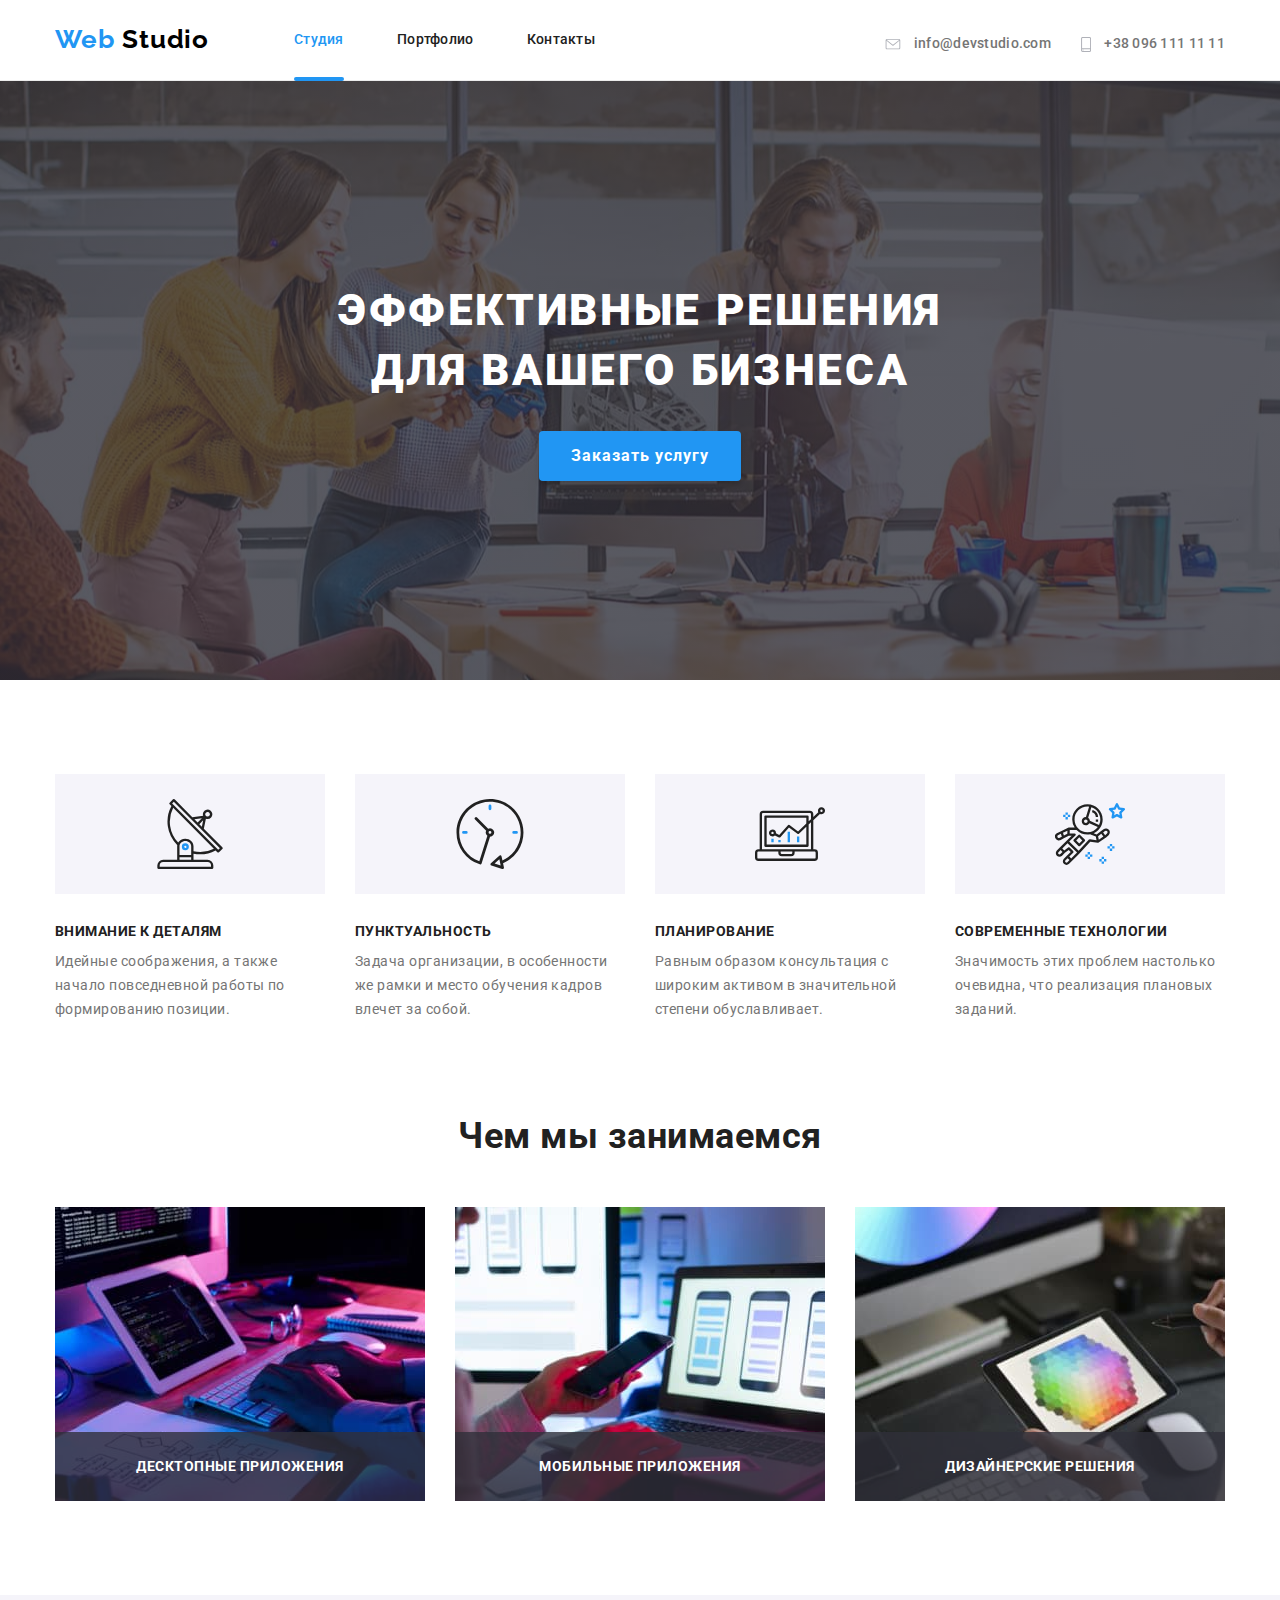
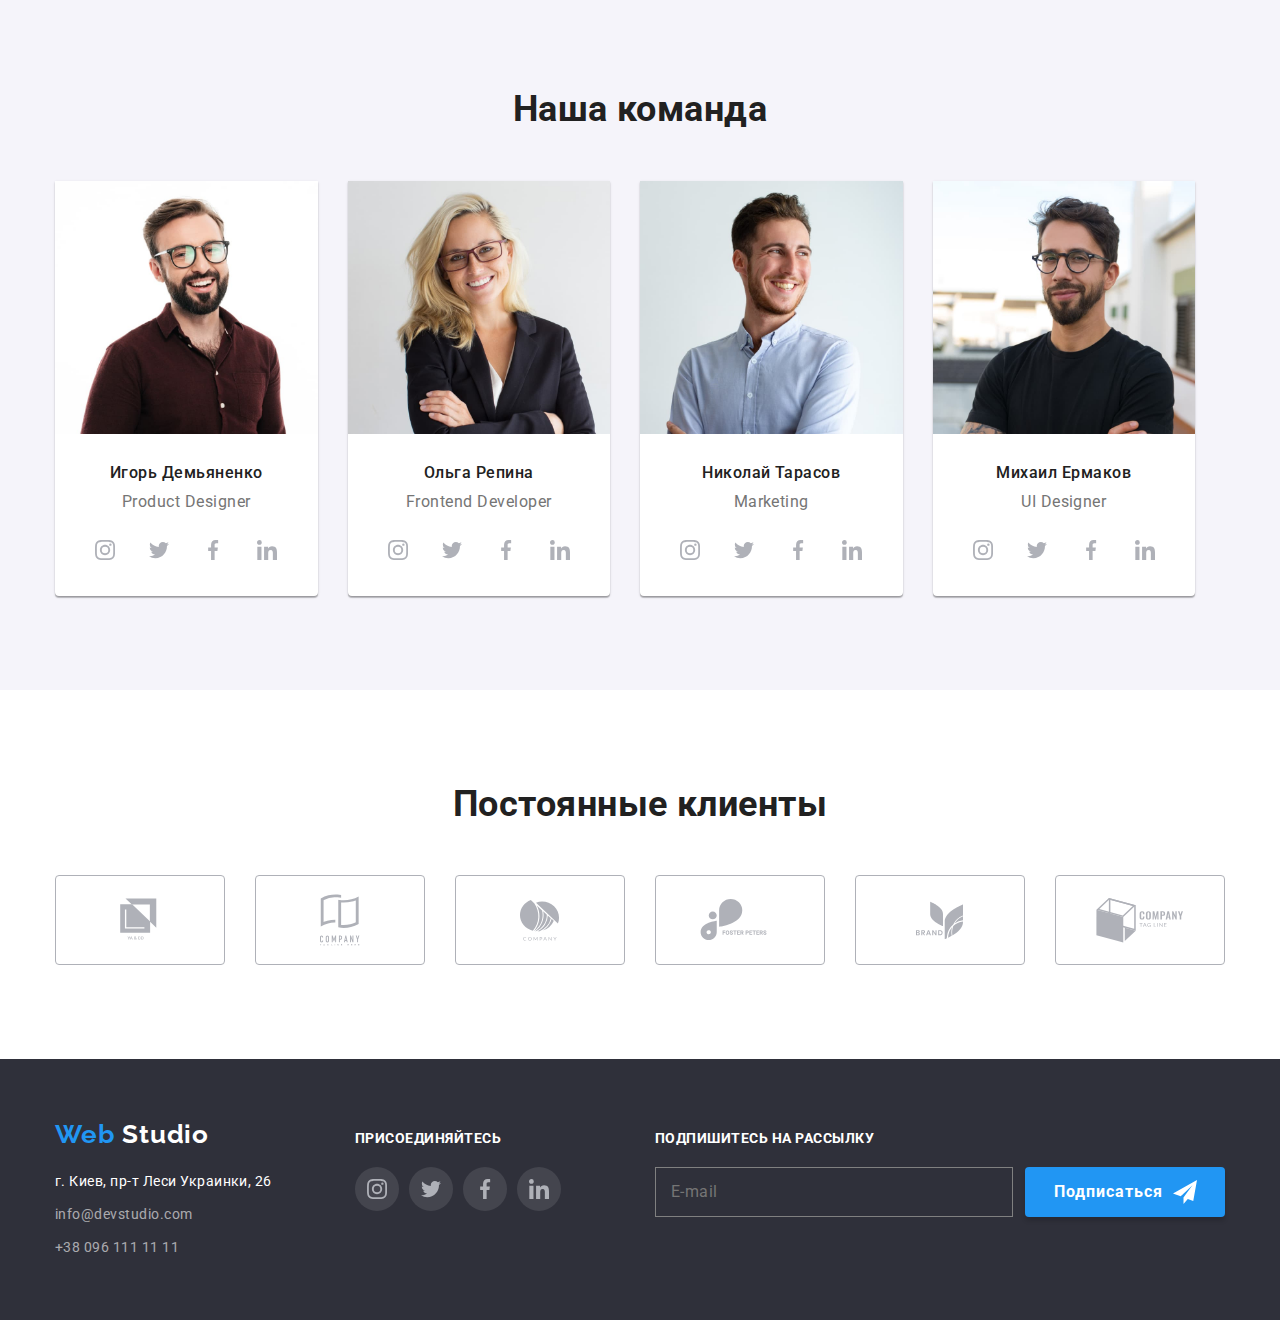
<file: index.html>
<!DOCTYPE html>
<html lang="ru">
  <head>
    <meta charset="UTF-8" />
    <meta name="viewport" content="width=device-width, initial-scale=1.0" />
    <link
      rel="stylesheet"
      href="https://fonts.googleapis.com/css2?family=Raleway:wght@700&family=Roboto:wght@400;500;700;900&display=swap"
    />
    <link
      rel="stylesheet"
      href="https://cdnjs.cloudflare.com/ajax/libs/modern-normalize/0.7.0/modern-normalize.min.css"
    />
    <link rel="stylesheet" href="./css/normalize.css" />
    <link rel="stylesheet" href="./css/common.css" />
    <link rel="stylesheet" href="./css/styles.css" />
    <title>Web Studio</title>
  </head>

  <body>
    <header>
      <div class="container flexbox">
        <!--Головна навігація-->
        <nav class="navigation">
          <a href="./" class="logo header list"
            ><span class="blue">Web</span> <span class="dark">Studio</span>
          </a>
          <ul class="navigation list">
            <li class="navigation-items">
              <a href="" class="navigation-items-link current">Студия</a>
            </li>
            <li class="navigation-items">
              <a href="./portfolio.html" class="navigation-items-link"
                >Портфолио</a
              >
            </li>
            <li class="navigation-items">
              <a href="" class="navigation-items-link">Контакты</a>
            </li>
          </ul>
        </nav>
        <ul class="address list">
          <li class="address-items">
            <a href="mailto:info@devstudio.com" class="address-items-link">
              <svg class="address-icon" width="16" height="11">
                <use href="./images/sprite.svg#icon-envelope"></use>
              </svg>
              info@devstudio.com
            </a>
          </li>
          <li class="address-items">
            <a href="tel:+380961111111" class="address-items-link">
              <svg class="address-icon" width="10" height="15">
                <use href="./images/sprite.svg#icon-smartphone"></use>
              </svg>
              +38 096 111 11 11
            </a>
          </li>
        </ul>
      </div>
    </header>
    <!--Головна секція-->
    <main>
      <section class="hero">
        <div class="container">
          <h1 class="hero-title">
            Эффективные решения <br />
            для вашего бизнеса
          </h1>
          <button data-modal-open class="button">Заказать услугу</button>
        </div>
      </section>
      <!--Секція1: наші завдання-->
      <section class="section">
        <div class="container">
          <ul class="work-description list">
            <li class="item">
              <div class="work-wrap">
                <svg class="icons-work">
                  <use href="./images/sprite.svg#icon-antenna"></use>
                </svg>
              </div>
              <h3 class="title">Внимание к деталям</h3>
              <p class="text">
                Идейные соображения, а также начало повседневной работы по
                формированию позиции.
              </p>
            </li>
            <li class="item">
              <div class="work-wrap">
                <svg class="icons-work">
                  <use href="./images/sprite.svg#icon-clock"></use>
                </svg>
              </div>
              <h3 class="title icon-clock">Пунктуальность</h3>
              <p class="text">
                Задача организации, в особенности же рамки и место обучения
                кадров влечет за собой.
              </p>
            </li>
            <li class="item">
              <div class="work-wrap">
                <svg class="icons-work">
                  <use href="./images/sprite.svg#icon-laptop"></use>
                </svg>
              </div>
              <h3 class="title icon-laptop">Планирование</h3>
              <p class="text">
                Равным образом консультация с широким активом в значительной
                степени обуславливает.
              </p>
            </li>
            <li class="item">
              <div class="work-wrap">
                <svg class="icons-work">
                  <use href="./images/sprite.svg#icon-astronaut"></use>
                </svg>
              </div>
              <h3 class="title icon-astronaut">Современные технологии</h3>
              <p class="text">
                Значимость этих проблем настолько очевидна, что реализация
                плановых заданий.
              </p>
            </li>
          </ul>
        </div>
      </section>
      <!-- Cекція2: чим ми займаємось -->
      <section class="section-deck">
        <div class="container">
          <h2 class="section-title">Чем мы занимаемся</h2>
          <ul class="list">
            <li class="items-register">
              <img src="./images/laptop1.jpg" alt="лептоп" width="370" />
              <h3 class="register">Десктопные приложения</h3>
            </li>
            <li class="items-register">
              <img src="./images/laptop2.jpg" alt="смартфон" width="370" />
              <h3 class="register">Мобильные приложения</h3>
            </li>
            <li class="items-register">
              <img src="./images/laptop3.jpg" alt="компьютер" width="370" />
              <h3 class="register">Дизайнерские решения</h3>
            </li>
          </ul>
        </div>
      </section>
      <!-- Секція3: Наша команда -->
      <section class="section-team">
        <div class="container">
          <h2 class="section-title">Наша команда</h2>
          <ul class="list">
            <li class="business-card">
              <img
                src="./images/photo1.jpg"
                alt="фотография Николая Кучеренко"
                width="270"
              />
              <h3 class="team">Игорь Демьяненко</h3>
              <p class="profession">Product Designer</p>
              <div class="social-media">
                <ul class="list sociallist">
                  <li class="link-social">
                    <a href="#" class="team-link">
                      <svg class="icon-social">
                        <use
                          href="./images/sprite.svg#icon-instagram"
                          width="20"
                        ></use>
                      </svg>
                    </a>
                  </li>
                  <li class="link-social">
                    <a href="#" class="team-link">
                      <svg class="icon-social">
                        <use
                          href="./images/sprite.svg#icon-twitter"
                          width="20"
                        ></use>
                      </svg>
                    </a>
                  </li>
                  <li class="link-social">
                    <a href="#" class="team-link">
                      <svg class="icon-social">
                        <use
                          href="./images/sprite.svg#icon-facebook"
                          width="20"
                        ></use>
                      </svg>
                    </a>
                  </li>
                  <li class="link-social">
                    <a href="#" class="team-link">
                      <svg class="icon-social">
                        <use
                          href="./images/sprite.svg#icon-linkedin"
                          width="20"
                        ></use>
                      </svg>
                    </a>
                  </li>
                </ul>
              </div>
            </li>
            <li class="business-card">
              <img
                src="./images/photo2.jpg"
                alt="фотография Ольги Ивановой"
                width="270"
              />
              <h3 class="team">Ольга Репина</h3>
              <p class="profession">Frontend Developer</p>
              <div class="social-media">
                <ul class="list sociallist">
                  <li class="link-social">
                    <a href="#" class="team-link">
                      <svg class="icon-social">
                        <use
                          href="./images/sprite.svg#icon-instagram"
                          width="20"
                        ></use>
                      </svg>
                    </a>
                  </li>
                  <li class="link-social">
                    <a href="#" class="team-link">
                      <svg class="icon-social">
                        <use
                          href="./images/sprite.svg#icon-twitter"
                          width="20"
                        ></use>
                      </svg>
                    </a>
                  </li>
                  <li class="link-social">
                    <a href="#" class="team-link">
                      <svg class="icon-social">
                        <use
                          href="./images/sprite.svg#icon-facebook"
                          width="20"
                        ></use>
                      </svg>
                    </a>
                  </li>
                  <li class="link-social">
                    <a href="#" class="team-link">
                      <svg class="icon-social">
                        <use
                          href="./images/sprite.svg#icon-linkedin"
                          width="20"
                        ></use>
                      </svg>
                    </a>
                  </li>
                </ul>
              </div>
            </li>
            <li class="business-card">
              <img
                src="./images/photo3.jpg"
                alt="фотография Андрея Шевченко"
                width="270"
              />

              <h3 class="team">Николай Тарасов</h3>
              <p class="profession">Marketing</p>
              <div class="social-media">
                <ul class="list sociallist">
                  <li class="link-social">
                    <a href="#" class="team-link">
                      <svg class="icon-social" width="20">
                        <use href="./images/sprite.svg#icon-instagram"></use>
                      </svg>
                    </a>
                  </li>
                  <li class="link-social">
                    <a href="#" class="team-link">
                      <svg class="icon-social">
                        <use href="./images/sprite.svg#icon-twitter"></use>
                      </svg>
                    </a>
                  </li>
                  <li class="link-social">
                    <a href="#" class="team-link">
                      <svg class="icon-social">
                        <use href="./images/sprite.svg#icon-facebook"></use>
                      </svg>
                    </a>
                  </li>
                  <li class="link-social">
                    <a href="#" class="team-link">
                      <svg class="icon-social">
                        <use href="./images/sprite.svg#icon-linkedin"></use>
                      </svg>
                    </a>
                  </li>
                </ul>
              </div>
            </li>
            <li class="business-card">
              <img
                src="./images/photo4.jpg"
                alt="фотография Ивана Николаева"
                width="270"
              />
              <h3 class="team">Михаил Ермаков</h3>
              <p class="profession">UI Designer</p>
              <div class="social-media">
                <ul class="list sociallist">
                  <li class="link-social">
                    <a href="#" class="team-link">
                      <svg class="icon-social">
                        <use href="./images/sprite.svg#icon-instagram"></use>
                      </svg>
                    </a>
                  </li>
                  <li class="link-social">
                    <a href="#" class="team-link">
                      <svg class="icon-social">
                        <use
                          href="./images/sprite.svg#icon-twitter"
                          width="20"
                        ></use>
                      </svg>
                    </a>
                  </li>
                  <li class="link-social">
                    <a href="#" class="team-link">
                      <svg class="icon-social">
                        <use
                          href="./images/sprite.svg#icon-facebook"
                          width="20"
                        ></use>
                      </svg>
                    </a>
                  </li>
                  <li class="link-social">
                    <a href="#" class="team-link">
                      <svg class="icon-social">
                        <use
                          href="./images/sprite.svg#icon-linkedin"
                          width="20"
                        ></use>
                      </svg>
                    </a>
                  </li>
                </ul>
              </div>
            </li>
          </ul>
        </div>
      </section>
      <section class="client">
        <div class="container">
          <h2 class="section-title">Постоянные клиенты</h2>
          <ul class="list partner-list">
            <li class="partner-item">
              <a href="" class="partner-logo">
                <svg class="icon-partner" width="44" height="49">
                  <use href="./images/sprite.svg#icon-logo1"></use>
                </svg>
              </a>
            </li>
            <li class="partner-item">
              <a href="" class="partner-logo">
                <svg class="icon-partner" width="40" height="52">
                  <use href="./images/sprite.svg#icon-logo2"></use>
                </svg>
              </a>
            </li>
            <li class="partner-item">
              <a href="" class="partner-logo">
                <svg class="icon-partner" width="41" height="43">
                  <use href="./images/sprite.svg#icon-logo3"></use>
                </svg>
              </a>
            </li>
            <li class="partner-item">
              <a href="" class="partner-logo">
                <svg class="icon-partner" width="80" height="42">
                  <use href="./images/sprite.svg#icon-logo4"></use>
                </svg>
              </a>
            </li>
            <li class="partner-item">
              <a href="" class="partner-logo">
                <svg class="icon-partner" width="59" height="47">
                  <use href="./images/sprite.svg#icon-logo5"></use>
                </svg>
              </a>
            </li>
            <li class="partner-item">
              <a href="" class="partner-logo">
                <svg class="icon-partner" width="88" height="45">
                  <use href="./images/sprite.svg#icon-logo6"></use>
                </svg>
              </a>
            </li>
          </ul>
        </div>
      </section>
    </main>
    <!-- Секція3 футер -->
    <footer>
      <div class="container footer-container">
        <div class="footer-address">
          <a href="" class="logo">
            <span class="blue">Web</span><span class="white">Studio</span>
          </a>
          <address>
            <span class="address-footer">
              г. Киев, пр-т Леси Украинки, 26 <br />
            </span>
            <a href="mailto:info@devstudio.com" class="email"
              >info@devstudio.com</a
            >
            <a href="tel:+380961111111" class="telephone"> +38 096 111 11 11</a>
          </address>
        </div>
        <div class="join-social">
          <b class="join">присоединяйтесь</b>
          <ul class="list sociallist">
            <li class="link-social footer">
              <a href="#" class="team-link">
                <svg class="icon-social">
                  <use
                    href="./images/sprite.svg#icon-instagram"
                    width="20"
                  ></use>
                </svg>
              </a>
            </li>
            <li class="link-social footer">
              <a href="#" class="team-link">
                <svg class="icon-social">
                  <use href="./images/sprite.svg#icon-twitter" width="20"></use>
                </svg>
              </a>
            </li>
            <li class="link-social footer">
              <a href="#" class="team-link">
                <svg class="icon-social">
                  <use
                    href="./images/sprite.svg#icon-facebook"
                    width="20"
                  ></use>
                </svg>
              </a>
            </li>
            <li class="link-social footer">
              <a href="#" class="team-link footer">
                <svg class="icon-social">
                  <use
                    href="./images/sprite.svg#icon-linkedin"
                    width="20"
                  ></use>
                </svg>
              </a>
            </li>
          </ul>
        </div>
        <div class="join-us">
          <b class="join">Подпишитесь на рассылку</b>
          <div class="mail-box">
            <div>E-mail</div>
            <a href="" class="button btn-join"
              >Подписаться
              <svg class="send">
                <use href="./images/sprite.svg#icon-send"></use>
              </svg>
              <svg class="send-icons">
                <use href="./images/sprite.svg#icon-rocket"></use>
              </svg>
            </a>
          </div>
        </div>
      </div>
    </footer>
    <!--  -->
    <!-- Modal window -->
    <div data-modal class="backdrop is-hidden">
      <div class="modal">
        <button data-modal-close class="button-modal">
          <svg class="close">
            <use href="./images/sprite.svg#icon-close"></use>
          </svg>
        </button>
      </div>
    </div>
    <script src="./js/modal.js"></script>
  </body>
</html>
</file>
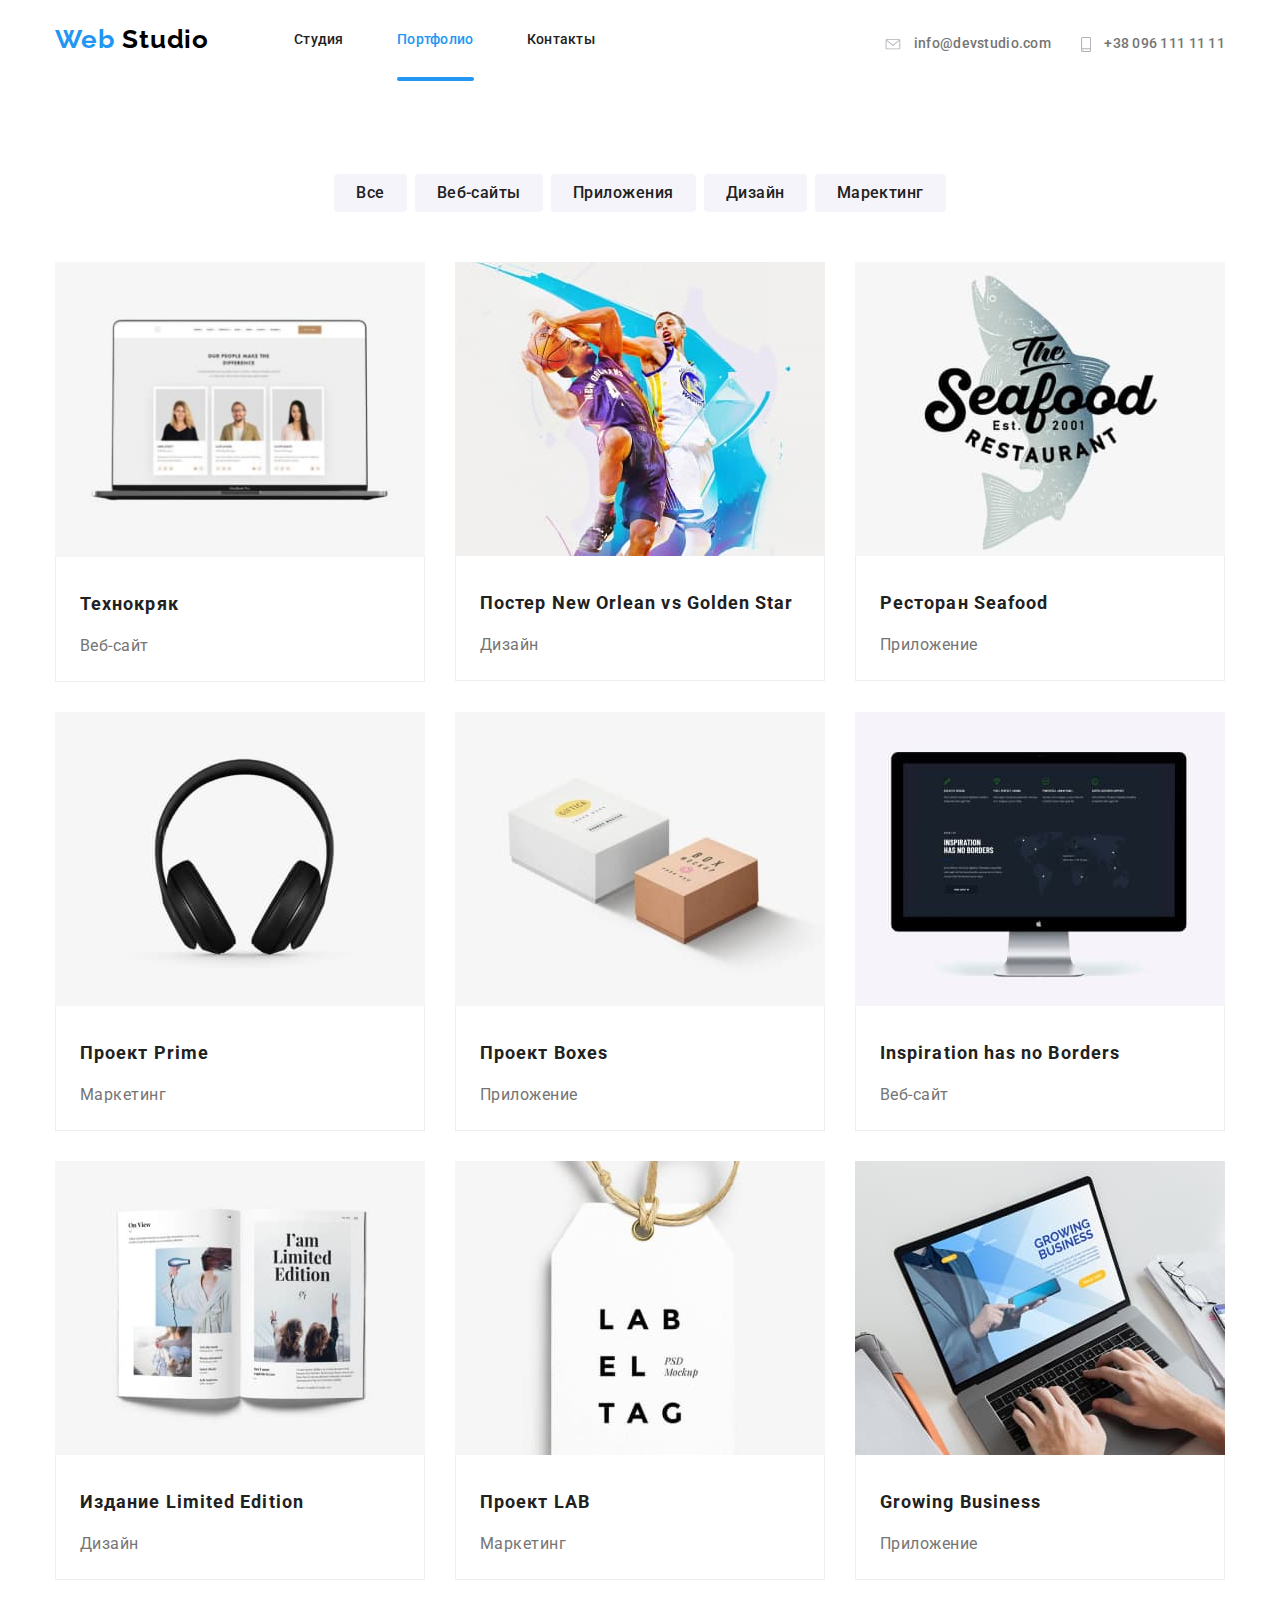
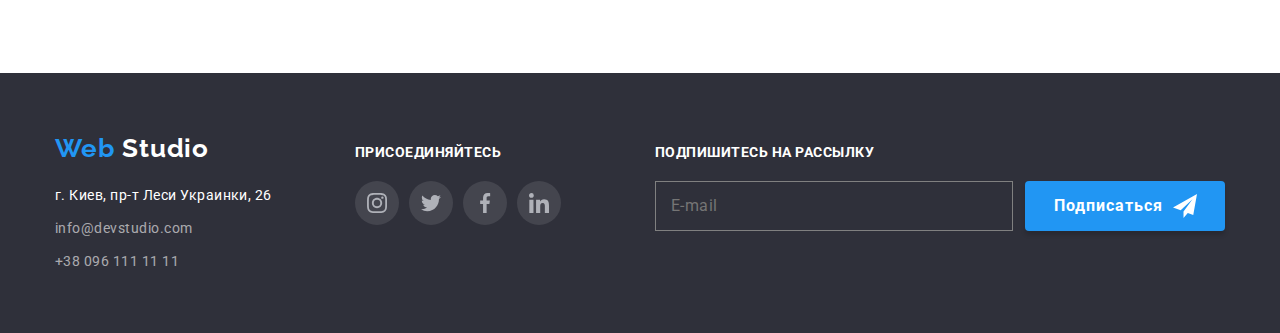
<file: portfolio.html>
<!DOCTYPE html>
<html lang="ru">

<head>
    <meta charset="UTF-8" />
    <meta name="viewport" content="width=device-width, initial-scale=1.0" />
    <link rel="stylesheet"
        href="https://fonts.googleapis.com/css2?family=Raleway:wght@700&family=Roboto:wght@400;500;700;900&display=swap">
    <link rel="stylesheet" href="./css/normalize.css" />
    <link rel="stylesheet" href="./css/common.css">
    <link rel="stylesheet" href="./css/styles.css" />
    <title>Web Studio</title>
</head>

<body>
    <header>
        <div class="container flexbox">
            <!--Головна навігація-->
            <nav class="navigation">
                <a href="./" class="logo header list"><span class="blue">Web</span> <span class="dark">Studio</span>
                </a>
                <ul class="navigation list">
                    <li class="navigation-items">
                        <a href="./" class="navigation-items-link">Студия</a>
                    </li>
                    <li class="navigation-items">
                        <a href="./portfolio.html" class="navigation-items-link current">Портфолио</a>
                    </li>
                    <li class="navigation-items">
                        <a href="" class="navigation-items-link">Контакты</a>
                    </li>
                </ul>
            </nav>
            <ul class="address list">
                <li class="address-items">
                    <a href="mailto:info@devstudio.com" class="address-items-link">
                        <svg class="address-icon" width="16" height="11">
                            <use href="./images/sprite.svg#icon-envelope"></use>
                        </svg>
                        info@devstudio.com
                    </a>
                </li>
                <li class="address-items">
                    <a href="tel:+380961111111" class="address-items-link">
                        <svg class="address-icon" width="10" height="15">
                            <use href="./images/sprite.svg#icon-smartphone"></use>
                        </svg>
                        +38 096 111 11 11
                    </a>
                </li>
            </ul>
        </div>
    </header>
    <!--Головна секція-->
    <main>
        <section>
            <div class="container page">
                <h1 class="portfolio">Портфолио</h1>
                <ul class="list item">
                    <li class="filtr-items"><button type="button" class="filtr">Все</button></li>
                    <li class="filtr-items"> <button type="button" class="filtr">Веб-сайты</button></li>
                    <li class="filtr-items"><button type="button" class="filtr">Приложения</button></li>
                    <li class="filtr-items"><button type="button" class="filtr">Дизайн</button></li>
                    <li class="filtr-items"><button type="button" class="filtr">Маректинг</button></li>
                </ul>
                <ul class="list items">
                    <li class="box-item">
                        <a href="" class="box-item-link">
                            <div class="animation-card">
                                <img src="./images/portfolio1.jpg" width="370" alt="laptop">
                                <div class="box-overlay">
                                    <p class="text">Технокряк это современная площадка распространения коронавируса.
                                        Компании используют эту платформу для цифрового
                                        шпионажа и атак на защищённые сервера конкурентов.</p>
                                </div>
                            </div>
                            <div class="borderwork">
                                <h2 class="portfolio-title">Технокряк </h2>
                                <p class="desc">Веб-сайт</p>
                            </div>
                        </a>
                    </li>
                    <li class="box-item">
                        <a href="" class="box-item-link">
                            <div class="animation-card">
                                <img src="./images/portfolio2.jpg" width="370" alt="laptop">
                                <div class="box-overlay">
                                    <p class="text">Технокряк это современная площадка распространения коронавируса.
                                        Компании используют эту
                                        платформу для цифрового
                                        шпионажа и атак на защищённые сервера конкурентов.</p>
                                </div>
                            </div>
                            <div class="borderwork">
                                <h2 class="portfolio-title">Постер New Orlean vs Golden Star </h2>
                                <p class="desc">Дизайн</p>
                            </div>
                        </a>
                    <li class="box-item">
                        <a href="" class="box-item-link">
                            <div class="animation-card">
                                <img src="./images/portfolio3.jpg" width="370" alt="laptop">
                                <div class="box-overlay">
                                    <p class="text">Технокряк это современная площадка распространения коронавируса.
                                        Компании используют эту
                                        платформу для цифрового
                                        шпионажа и атак на защищённые сервера конкурентов.</p>
                                </div>
                            </div>
                            <div class="borderwork">
                                <h2 class="portfolio-title">Ресторан Seafood</h2>
                                <p class="desc">Приложение</p>
                            </div>
                        </a>
                    </li>
                    <li class="box-item">
                        <a href="" class="box-item-link">
                            <div class="animation-card">
                                <img src="./images/portfolio4.jpg" width="370" alt="laptop">
                                <div class="box-overlay">
                                    <p class="text">Технокряк это современная площадка распространения коронавируса.
                                        Компании используют эту
                                        платформу для цифрового
                                        шпионажа и атак на защищённые сервера конкурентов.</p>
                                </div>
                            </div>
                            <div class="borderwork">
                                <h2 class="portfolio-title">Проект Prime</h2>
                                <p class="desc">Маркетинг</p>
                            </div>
                        </a>
                    </li>
                    <li class="box-item">
                        <a href="" class="box-item-link">
                            <div class="animation-card">
                                <img src="./images/portfolio5.jpg" width="370" alt="laptop">
                                <div class="box-overlay">
                                    <p class="text">Технокряк это современная площадка распространения коронавируса.
                                        Компании используют эту
                                        платформу для цифрового
                                        шпионажа и атак на защищённые сервера конкурентов.</p>
                                </div>
                            </div>
                            <div class="borderwork">
                                <h2 class="portfolio-title">Проект Boxes</h2>
                                <p class="desc">Приложение</p>
                            </div>
                        </a>
                    </li>
                    <li class="box-item">
                        <a href="" class="box-item-link">
                            <div class="animation-card">
                                <img src="./images/portfolio6.jpg" width="370" alt="laptop">
                                <div class="box-overlay">
                                    <p class="text">Технокряк это современная площадка распространения коронавируса.
                                        Компании используют эту
                                        платформу для цифрового
                                        шпионажа и атак на защищённые сервера конкурентов.</p>
                                </div>
                            </div>
                            <div class="borderwork">
                                <h2 class="portfolio-title">Inspiration has no Borders</h2>
                                <p class="desc">Веб-сайт</p>
                            </div>
                        </a>
                    </li>
                    <li class="box-item">
                        <a href="" class="box-item-link">
                            <div class="animation-card">
                                <img src="./images/portfolio7.jpg" width="370" alt="laptop">
                                <div class="box-overlay">
                                    <p class="text">Технокряк это современная площадка распространения коронавируса.
                                        Компании используют эту
                                        платформу для цифрового
                                        шпионажа и атак на защищённые сервера конкурентов.</p>
                                </div>
                            </div>
                            <div class="borderwork">
                                <h2 class="portfolio-title">Издание Limited Edition</h2>
                                <p class="desc">Дизайн</p>
                            </div>
                        </a>
                    </li>
                    <li class="box-item">
                        <a href="" class="box-item-link">
                            <div class="animation-card">
                                <img src="./images/portfolio8.jpg" width="370" alt="laptop">
                                <div class="box-overlay">
                                    <p class="text">Технокряк это современная площадка распространения коронавируса.
                                        Компании используют эту
                                        платформу для цифрового
                                        шпионажа и атак на защищённые сервера конкурентов.</p>
                                </div>
                            </div>
                            <div class="borderwork">
                                <h2 class="portfolio-title">Проект LAB</h2>
                                <p class="desc">Маркетинг</p>
                            </div>
                        </a>
                    </li>
                    <li class="box-item">
                        <a href="" class="box-item-link">
                            <div class="animation-card">
                                <img src="./images/portfolio9.jpg" width="370" alt="laptop">
                                <div class="box-overlay">
                                    <p class="text">Технокряк это современная площадка распространения коронавируса.
                                        Компании используют эту
                                        платформу для цифрового
                                        шпионажа и атак на защищённые сервера конкурентов.</p>
                                </div>
                            </div>
                            <div class="borderwork">
                                <h2 class="portfolio-title">Growing Business</h2>
                                <p class="desc">Приложение</p>
                            </div>
                        </a>
                    </li>
                </ul>
            </div>
    </main>
    </section>
    <!-- Секція3 футер -->
    <footer>
        <div class="container footer-container">
            <div class="footer-address">
                <a href="" class="logo">
                    <span class="blue">Web</span><span class="white">Studio</span>
                </a>
                <address>
                    <span class="address-footer">
                        г. Киев, пр-т Леси Украинки, 26 <br />
                    </span>
                    <a href="mailto:info@devstudio.com" class="email">info@devstudio.com</a>
                    <a href="tel:+380961111111" class="telephone"> +38 096 111 11 11</a>
                </address>
            </div>
            <div class="join-social">
                <b class="join">присоединяйтесь</b>
                <ul class="list sociallist">
                    <li class="link-social footer">
                        <a href="#" class="team-link">
                            <svg class="icon-social">
                                <use href="./images/sprite.svg#icon-instagram" width="20"></use>
                            </svg>
                        </a>
                    </li>
                    <li class="link-social footer">
                        <a href="#" class="team-link">
                            <svg class="icon-social">
                                <use href="./images/sprite.svg#icon-twitter" width="20"></use>
                            </svg>
                        </a>
                    </li>
                    <li class="link-social footer">
                        <a href="#" class="team-link">
                            <svg class="icon-social">
                                <use href="./images/sprite.svg#icon-facebook" width="20"></use>
                            </svg>
                        </a>
                    </li>
                    <li class="link-social footer">
                        <a href="#" class="team-link footer">
                            <svg class="icon-social">
                                <use href="./images/sprite.svg#icon-linkedin" width="20"></use>
                            </svg>
                        </a>
                    </li>
                </ul>
            </div>
            <div class="join-us">
                <b class="join">Подпишитесь на рассылку</b>
                <div class="mail-box">
                    <div>E-mail</div>
                    <a href="" class="button btn-join">Подписаться
                        <svg class="send">
                            <use href="./images/sprite.svg#icon-send"></use>
                        </svg>
                        <svg class="send-icons">
                            <use href="./images/sprite.svg#icon-rocket"></use>
                        </svg>
                    </a>
                </div>
            </div>
        </div>
    </footer>
    <!--  -->
</body>

</html>
</file>
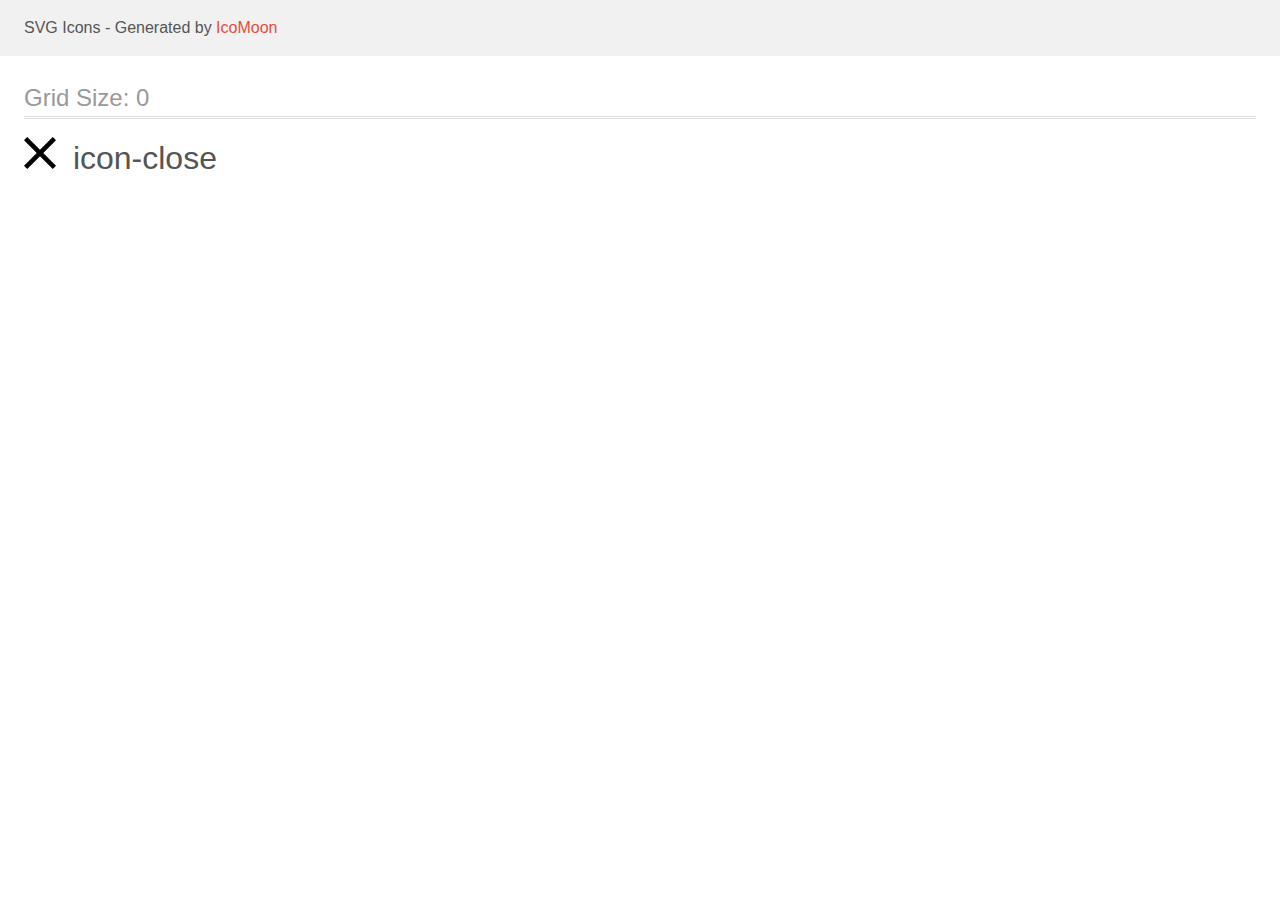
<file: images/icomoon/demo.html>
<!doctype html>
<html>
<head>
    <title>IcoMoon - SVG Icons</title>
    <meta charset="utf-8">
    <meta name="viewport" content="width=device-width, initial-scale=1">
    <link rel="stylesheet" href="demo-files/demo.css">
    <link rel="stylesheet" href="style.css">
</head>
<body>
<svg aria-hidden="true" style="position: absolute; width: 0; height: 0; overflow: hidden;" version="1.1" xmlns="http://www.w3.org/2000/svg" xmlns:xlink="http://www.w3.org/1999/xlink">
<defs>
<symbol id="icon-close" viewBox="0 0 32 32">
<path d="M32 3.223l-3.223-3.223-12.777 12.777-12.777-12.777-3.223 3.223 12.777 12.777-12.777 12.777 3.223 3.223 12.777-12.777 12.777 12.777 3.223-3.223-12.777-12.777 12.777-12.777z"></path>
</symbol>
</defs>
</svg>

<header class="bgc1 clearfix">
<div class="mhl">
    <p>SVG Icons - Generated by <a href="https://icomoon.io/app">IcoMoon</a></p>
</div>
</header>
    <div class="clearfix mhl ptl">
        <h1 class="mvm mtn fgc1">Grid Size: 0</h1>
        <div class="glyph fs1">
            <div class="clearfix pbs">
                <svg class="icon icon-close"><use xlink:href="#icon-close"></use></svg><span class="name"> icon-close</span>
            </div>
        </div>
  </div>
<script defer src="svgxuse.js"></script>
</body>
</html>
</file>
<file: css/common.css>
/* secondary body color #F5F4FA */
/* secondary text color  #212121*/
/* white #FFFFFF */
/* accent #2196F3 */

:root {
  --primary-text-color: #757575;
  --title-text-color: #212121;
  --accent-color: #2196f3;
  --primary-bg-color: #ffffff;
  --timing-function: cubic-bezier(0.4, 0, 0.2, 1);
  --transition-duration: 250ms;
}

.container {
  width: 1200px;

  padding-left: 15px;
  padding-right: 15px;
  margin-left: auto;
  margin-right: auto;
}

.list {
  display: flex;
  padding: 0;
  margin: 0;
  list-style: none;
}

h1,
h2,
h3,
p {
  margin: 0px;
  padding: 0px;
  font-style: none;
  font-size: unset;
}

img {
  display: block;
  max-width: 100%;
  height: auto;
}

body {
  background-color: #ffffff;
  color: var(--primary-text-color);
  font-family: Roboto, sans-serif;
  font-style: normal;
  letter-spacing: 0.03em;
}

a {
  display: block;
  text-decoration: none;
  color: #757575;
  font-style: normal;
  margin: 0;
  padding: 0;
}

/* logo  */

.logo.header {
  margin-right: 85px;
  padding: 24px 0 25px 0;
}

.logo {
  font-family: Raleway;
  font-weight: 700;
  font-size: 26px;
  line-height: 1.19;
  letter-spacing: 0.03em;
  color: #000000;
}

.blue {
  display: inline-block;
  margin-right: 8px;
  color: #2196f3;
}

.white {
  color: white;
}

/* button */

button {
  border-radius: 4px;

  font-family: inherit;
  letter-spacing: 0.03em;
  font-weight: 500;
  font-size: 16px;
  line-height: 1.625;
  border-width: 0px;
  border-style: none;
}

.button {
  padding: 10px 32px;
  min-width: 200px;

  background-color: var(--accent-color);
  box-shadow: 0px 4px 4px rgba(0, 0, 0, 0.15);
  border-radius: 4px;

  font-weight: bold;
  line-height: 1.875;
  letter-spacing: 0.06em;
  color: var(--primary-bg-color);

  transition-property: color, background-color;
  transition-duration: var(--transition-duration), var(--transition-duration);
  transition-timing-function: var(--timing-function), var(--timing-function);
}

.button:hover,
.button:focus,
.button.btn-join:hover,
.button.btn-join:focus,
.send:hover,
.send:focus {
  cursor: pointer;
  color: var(--accent-color);
  background-color: var(--primary-bg-color);
}

.send {
  display: inline-flex;
  margin-left: 10px;
  fill: white;
  width: 24px;

  transition-property: fill;
  transition-duration: var(--transition-duration);
  transition-timing-function: var(--timing-function);
}

.btn-join {
  position: relative;
  overflow: hidden;

  display: flex;
  padding: 10px 28px 10px 29px;
  height: 50px;
  width: 200px;
}

.send-icons {
  position: absolute;
  top: 10px;
  left: 150px;
  height: 35px;
  width: 24px;
  fill: white;

  transform: translateY(+40px);
}

.btn-join:hover .send-icons,
.btn-join:focus .send-icons,
.btn-join:hover .send,
.btn-join:focus .send {
  transform: translateY(calc(+50% - 20px));
  fill: var(--accent-color);

  transition-property: fill;
  transition-duration: var(--transition-duration);
  transition-timing-function: var(--timing-function);
}

.btn-join:hover .send {
  transform: translateY(-40px);
}

.filtr:hover,
.filtr:focus,
.btn-join:hover,
.btn-join:focus {
  color: #ffffff;
  background-color: var(--accent-color);
  cursor: pointer;
}

.filtr {
  color: #212121;
  background-color: #f5f4fa;
  border-radius: 4px;

  transition-property: color, background-color;
  transition-duration: var(--transition-duration), var(--transition-duration);
  transition-timing-function: var(--timing-function), var(--timing-function);
}

h2 {
  font-weight: 700px;
  font-size: 36px;
  line-height: 1.16;
}

.button-modal {
  position: absolute;
  display: inline-block;
  top: 8px;
  right: 8px;

  background: #ffffff;
  width: 30px;
  height: 30px;
  border-radius: 50%;
  border: 1px solid rgba(0, 0, 0, 0.1);
}
</file>
<file: css/styles.css>
/* navigation */

.flexbox {
  display: flex;
  align-items: baseline;
}

.navigation {
  display: flex;
  margin-right: auto;

  font-weight: 500;
  font-size: 14px;
  line-height: 1.14;
  letter-spacing: 0.02em;
}

.navigation.list {
  display: block;
}

.navigation-items {
  display: inline-block;
  vertical-align: middle;
  padding-top: 32px;
  padding-bottom: 32px;

  position: relative;
}

.navigation-items:not(:last-child) {
  margin-right: 50px;
}

.navigation-items-link.current::after {
  content: "";
  display: block;
  position: absolute;
  opacity: 1;

  height: 4px;
  width: 100%;
  background-color: var(--accent-color);
  border-radius: 2px;
  bottom: -1px;
  transition-property: babackground-color;
  transition-duration: var(--transition-duration);
  transition-timing-function: var(--timing-function);
}

.address {
  display: flex;
  justify-content: flex-end;
}

.address-items {
  display: inline-block;
}

.address-items:not(:last-child) {
  margin-right: 30px;
}

.address-icon {
  margin-right: 10px;
  align-items: baseline;
  vertical-align: middle;

  fill: #afb1b8;

  transition-property: fill;
  transition-duration: var(--transition-duration);
  transition-timing-function: var(--timing-function);
}

.address-items-link {
  font-weight: 500;
  font-size: 14px;
  line-height: 1.14;
  letter-spacing: 0.02em;

  transition-property: color;
  transition-duration: var(--transition-duration);
  transition-timing-function: var(--timing-function);
}

.address-items-link:hover,
.address-items-link:focus {
  color: var(--accent-color);
}

.address-items-link:hover svg,
.address-items-link:focus svg {
  fill: var(--accent-color);
}

.navigation .navigation-items-link {
  color: var(--title-text-color);

  transition-property: color;
  transition-duration: var(--transition-duration);
  transition-timing-function: var(--timing-function);
}

.navigation .navigation-items-link:hover,
.navigation .navigation-items-link:focus {
  color: #2196f3;
}

.navigation-items:hover::after {
  opacity: 0;
}

.address-icon:hover,
.address-icon:focus {
  fill: var(--accent-color);
}

.navigation-items-link.current {
  color: var(--accent-color);
  letter-spacing: 0.02em;
}

/* section hero */

.hero {
  padding-top: 200px;
  padding-bottom: 200px;
  margin-right: auto;
  margin-left: auto;
  max-width: 1600px;
  height: 600px;
  text-align: center;
  background: #c4c4c4;
  background-image: linear-gradient(
      to right,
      rgba(47, 48, 58, 0.8),
      rgba(47, 48, 58, 0.8)
    ),
    url("../images/hero.jpg");
  background-position: center;
  border-top: 1px solid #ececec;
  overflow: hidden;
}

.hero-title {
  margin-bottom: 30px;

  font-weight: 900;
  color: white;
  font-size: 44px;
  line-height: 1.36;
  letter-spacing: 0.06em;
  text-transform: uppercase;
}

/* section1 */

.section {
  padding: 94px 0;
}

.work-description.list > .item {
  width: calc((100% - 30px * 3) / 4);
  margin-right: 30px;
}

.work-description > .item:last-child {
  margin-right: 0;
}

.work-wrap {
  display: flex;
  background-color: #f5f4fa;
  width: 270px;
  height: 120px;
  align-items: center;
  justify-content: center;
}

.icons-work {
  display: flex;
  width: 70px;
  height: 70px;
}

.section-title {
  margin-bottom: 50px;
  color: var(--title-text-color);
  text-align: center;
}

.work-description .title {
  margin-top: 30px;
  margin-bottom: 10px;

  color: var(--title-text-color);
  font-weight: bold;
  font-size: 14px;
  line-height: 1.14;
  text-transform: uppercase;
}

.work-description .text {
  font-size: 14px;
  line-height: 1.71;
  font-weight: 400;
}

/* section 2 */

.section-deck {
  margin-bottom: 94px;
}

.items-register {
  width: calc((100% - 30px * 2) / 3);
  margin-right: 30px;
}
.items-register:last-child {
  margin-right: 0;
}

.items-register {
  position: relative;
}

.register {
  display: block;
  position: absolute;
  bottom: 0;

  padding-top: 27px;
  padding-bottom: 27px;
  width: 100%;

  font-size: 14px;
  line-height: 1.14;
  text-align: center;
  text-transform: uppercase;
  color: var(--primary-bg-color);
  background: rgba(47, 48, 58, 0.8);
}

/* section-3 team */

.section-team {
  padding-top: 94px;
  padding-bottom: 94px;

  background: #f5f4fa;
}

.business-card {
  display: flex;
  flex-direction: column;
  width: calc((100% - 30px * 3) / 4);
  margin-right: 30px;
  padding-bottom: 24px;
  background: #ffffff;

  box-shadow: 0px 1px 3px rgba(0, 0, 0, 0.12), 0px 1px 1px rgba(0, 0, 0, 0.14),
    0px 2px 1px rgba(0, 0, 0, 0.2);
  border-radius: 0px 0px 4px 4px;
}

.social-media {
  display: flex;
  justify-content: center;
}

.section-team .team {
  margin-top: 30px;
  margin-bottom: 10px;

  color: var(--title-text-color);
  font-weight: 500;
  font-size: 16px;
  line-height: 1.18;
  text-align: center;
}

.section-team .profession {
  margin-bottom: 16px;

  font-size: 16px;
  line-height: 1.18;
  text-align: center;
}

.team-link {
  display: inline-flex;
  align-items: center;
  justify-content: center;
  width: 44px;
  height: 44px;
  fill: #afb1b8;
  border-radius: 50%;

  transition-property: fill, background;
  transition-duration: var(--transition-duration), var(--transition-duration);
  transition-timing-function: var(--timing-function), var(--timing-function);
}

.team-link:focus,
.team-link:hover {
  fill: white;
  background: var(--accent-color);
}

.icon-social {
  display: block;
  width: 20px;
  height: 20px;
}

.link-social {
  width: calc((100% - 10px * 3) / 4);
  margin-right: 10px;
}

.link-social:last-child {
  margin-right: 0;
}

/* section partner */

.client {
  padding: 94px 0 94px 0;
}

.partner-logo {
  display: flex;
  align-items: center;
  justify-content: center;

  width: 170px;
  height: 90px;
  border-radius: 4px;
  border: 1px solid #afb1b8;

  transition-property: border;
  transition-duration: var(--transition-duration);
  transition-timing-function: var(--timing-function);
}

.icon-partner {
  box-sizing: content-box;
  fill: #afb1b8;

  transition-property: fill;
  transition-duration: var(--transition-duration);
  transition-timing-function: var(--timing-function);
}

.partner-item {
  margin-right: 30px;
  width: calc((100% - 30px * 5) / 6);
}

.partner-item:last-child {
  margin-right: 0;
}

a:hover .icon-partner,
a:focus .icon-partner {
  fill: var(--accent-color);
}

.partner-logo:hover,
.partner-logo:focus {
  border-color: var(--accent-color);
}

/* page 2 */
/* section portfolio */

.portfolio {
  display: none;
}
.container.page {
  padding-top: 94px;
  padding-bottom: 93px;
}
.list.item {
  margin-bottom: 50px;
  justify-content: center;
}

.filtr {
  padding: 6px 22px;
}

.filtr-items:focus,
.filtr-items:hover {
  box-shadow: 0px 3px 1px rgba(0, 0, 0, 0.1), 0px 1px 2px rgba(0, 0, 0, 0.08),
    0px 2px 2px rgba(0, 0, 0, 0.12);
  transition-property: box-shadow;
  transition-duration: var(--transition-duration);
  transition-timing-function: var(--timing-function);
}

.filtr-items {
  margin-right: 8px;
  border-radius: 4px;
}

.filtr-items:last-child {
  margin-right: 0;
}

.list.items {
  display: flex;
  flex-wrap: wrap;
}

.box-item-link:hover,
.box-item-link:focus {
  box-shadow: 0px 1px 1px rgba(0, 0, 0, 0.12), 0px 4px 4px rgba(0, 0, 0, 0.06),
    1px 4px 6px rgba(0, 0, 0, 0.16);
}

.box-item {
  margin-bottom: 30px;
  margin-right: 30px;

  width: calc((100% - 30px * 2) / 3);
}

.box-item:nth-child(3n) {
  margin-right: 0;
}
.box-item:nth-last-child(-n + 3) {
  margin-bottom: 0;
}

.animation-card {
  position: relative;
  overflow: hidden;
}

.box-overlay {
  position: absolute;
  top: 100%;
  left: 0;
  padding: 63px 24px;

  width: 100%;
  height: 100%;
  background: rgba(33, 150, 243, 0.9);
  transition: transform 250ms cubic-bezier(0.4, 0, 0.2, 1);
}

.box-item-link:hover .box-overlay,
.box-item-link:focus .box-overlay {
  transform: translateY(-100%);
}

.borderwork {
  padding: 20px 24px;

  border-right: 1px solid #eeeeee;
  border-bottom: 1px solid #eeeeee;
  border-left: 1px solid #eeeeee;
}

.portfolio-title {
  font-weight: bold;
  font-size: 18px;
  line-height: 3;
  letter-spacing: 0.06em;
  color: #212121;
}

.desc {
  font-size: 16px;
  line-height: 1.875;
  font-weight: 400px;
  color: #757575;
}

.items .text {
  display: block;

  font-weight: 400;
  font-size: 18px;
  line-height: 1.55;
  color: #ffffff;

  letter-spacing: 0.03em;
}

/* section footer */

footer {
  background-color: #2f303a;
}

.footer-container > div:not(:last-child) {
  width: calc((50% - 45px) / 2);
  margin-right: 30px;
}

.footer-container > div:last-child {
  width: calc(50% - 15px);
}

.footer-container {
  display: flex;
  align-items: baseline;
  padding-bottom: 60px;
  padding-top: 60px;
}

.footer-adress {
  align-items: flex-start;
}

.address-footer {
  display: inline-block;
  margin-top: 20px;
  margin-bottom: 9px;

  font-size: 14px;
  line-height: 1.71;
  color: #ffffff;
  font-style: normal;
  font-weight: 400;
}

.list.sociallist {
  width: 206px;
}

.link-social.footer {
  background: rgba(255, 255, 255, 0.1);
  border-radius: 50%;

  transition-property: background;
  transition-duration: var(--transition-duration);
  transition-timing-function: var(--timing-function);
}

.email,
.telephone {
  margin-bottom: 9px;

  font-size: 14px;
  line-height: 1.71;
  color: rgba(255, 255, 255, 0.6);
  font-weight: 400;

  transition-property: color;
  transition-duration: var(--transition-duration);
  transition-timing-function: var(--timing-function);
}

.telephone {
  margin-bottom: 0;
}

.sociallist li {
  align-items: center;
}

.mail-box {
  display: flex;
}

.mail-box div {
  margin-right: 12px;
  padding: 15px 0 14px 15px;

  border: 1px solid gray;
  width: 358px;
  height: 50px;
}
.join {
  display: block;
  margin-bottom: 20px;

  font-weight: bold;
  font-size: 14px;
  line-height: 1.14;
  text-transform: uppercase;
  color: #ffffff;
}

.icon-social.footer {
  background: rgba(255, 255, 255, 0.1);
  fill: white;
  background-size: contain;
}

.email:hover,
.telephone:focus,
.email:focus,
.telephone:hover {
  color: #2196f3;
}

/* Modal window */

.backdrop {
  position: fixed;

  top: 0;
  left: 0;
  width: 100%;
  height: 100%;

  background-color: rgba(0, 0, 0, 0.2);
}

.backdrop.is-hidden {
  opacity: 0;
  pointer-events: none;
}

.modal {
  position: absolute;
  top: 50%;
  left: 50%;
  transform: translate(-50%, -50%);

  width: 100%;
  max-width: 528px;
  min-height: 582px;

  background: #ffffff;
  box-shadow: 0px 1px 3px rgba(0, 0, 0, 0.12), 0px 1px 1px rgba(0, 0, 0, 0.14),
    0px 2px 1px rgba(0, 0, 0, 0.2);
  border-radius: 4px;
}

.close {
  width: 11px;
  height: 11px;
}
</file>
<file: images/icomoon/demo-files/demo.css>
body {
  padding: 0;
  margin: 0;
  font-family: sans-serif;
  font-size: 1em;
  line-height: 1.5;
  color: #555;
  background: #fff;
}
h1 {
  font-size: 1.5em;
  font-weight: normal;
  box-shadow: 0 1px #ddd, 0 2px #fff, 0 3px #ddd;
}
small {
  font-size: .66666667em;
}
a {
  color: #e74c3c;
  text-decoration: none;
}
a:hover, a:focus {
  box-shadow: 0 1px #e74c3c;
}
.bshadow0, input {
  box-shadow: inset 0 -2px #e7e7e7;
}
input:hover {
  box-shadow: inset 0 -2px #ccc;
}
input, fieldset {
  font-size: 1em;
  margin: 0;
  padding: 0;
  border: 0;
}
input {
  color: inherit;
  line-height: 1.5;
  height: 1.5em;
  padding: .25em 0;
}
input:focus {
  outline: none;
  box-shadow: inset 0 -2px #449fdb;
}
.glyph {
  font-size: 16px;
  margin-right: 1.5em;
  float: left;
  width: 17em;
}
svg {
  color: #000;
}
.liga {
  width: 80%;
  width: calc(100% - 2.5em);
}
.talign-right {
  text-align: right;
}
.talign-center {
  text-align: center;
}
.bgc1 {
  background: #f1f1f1;
}
.fgc0 {
  color: #000;
}
.fgc1 {
  color: #999;
}
p {
  margin-top: 1em;
  margin-bottom: 1em;
}
.mvm {
  margin-top: .75em;
  margin-bottom: .75em;
}
.mtn {
  margin-top: 0;
}
.mtl, .mal {
  margin-top: 1.5em;
}
.mbl, .mal {
  margin-bottom: 1.5em;
}
.mal, .mhl {
  margin-left: 1.5em;
  margin-right: 1.5em;
}
.mhmm {
  margin-left: 1em;
  margin-right: 1em;
}
.ptl {
  padding-top: 1.5em;
}
.pbs, .pvs {
  padding-bottom: .25em;
}
.pvs, .pts {
  padding-top: .25em;
}
.unit {
  float: left;
}
.unitRight {
  float: right;
}
.size1of2 {
  width: 50%;
}
.size1of1 {
  width: 100%;
}
.clearfix:before, .clearfix:after {
  content: " ";
  display: table;
}
.clearfix:after {
  clear: both;
}
.hidden-true {
  display: none;
}
.textbox0 {
  width: 3em;
  background: #f1f1f1;
  padding: .25em .5em;
  line-height: 1.5;
  height: 1.5em;
}
.fs0 {
  font-size: 16px;
}
.fs1 {
  font-size: 32px;
}
.name {
  margin-left: .25em;
}
</file>
<file: images/icomoon/style.css>
.icon {
  display: inline-block;
  width: 1em;
  height: 1em;
  stroke-width: 0;
  stroke: currentColor;
  fill: currentColor;
}

/* ==========================================
Single-colored icons can be modified like so:
.icon-name {
  font-size: 32px;
  color: red;
}
========================================== */
</file>
